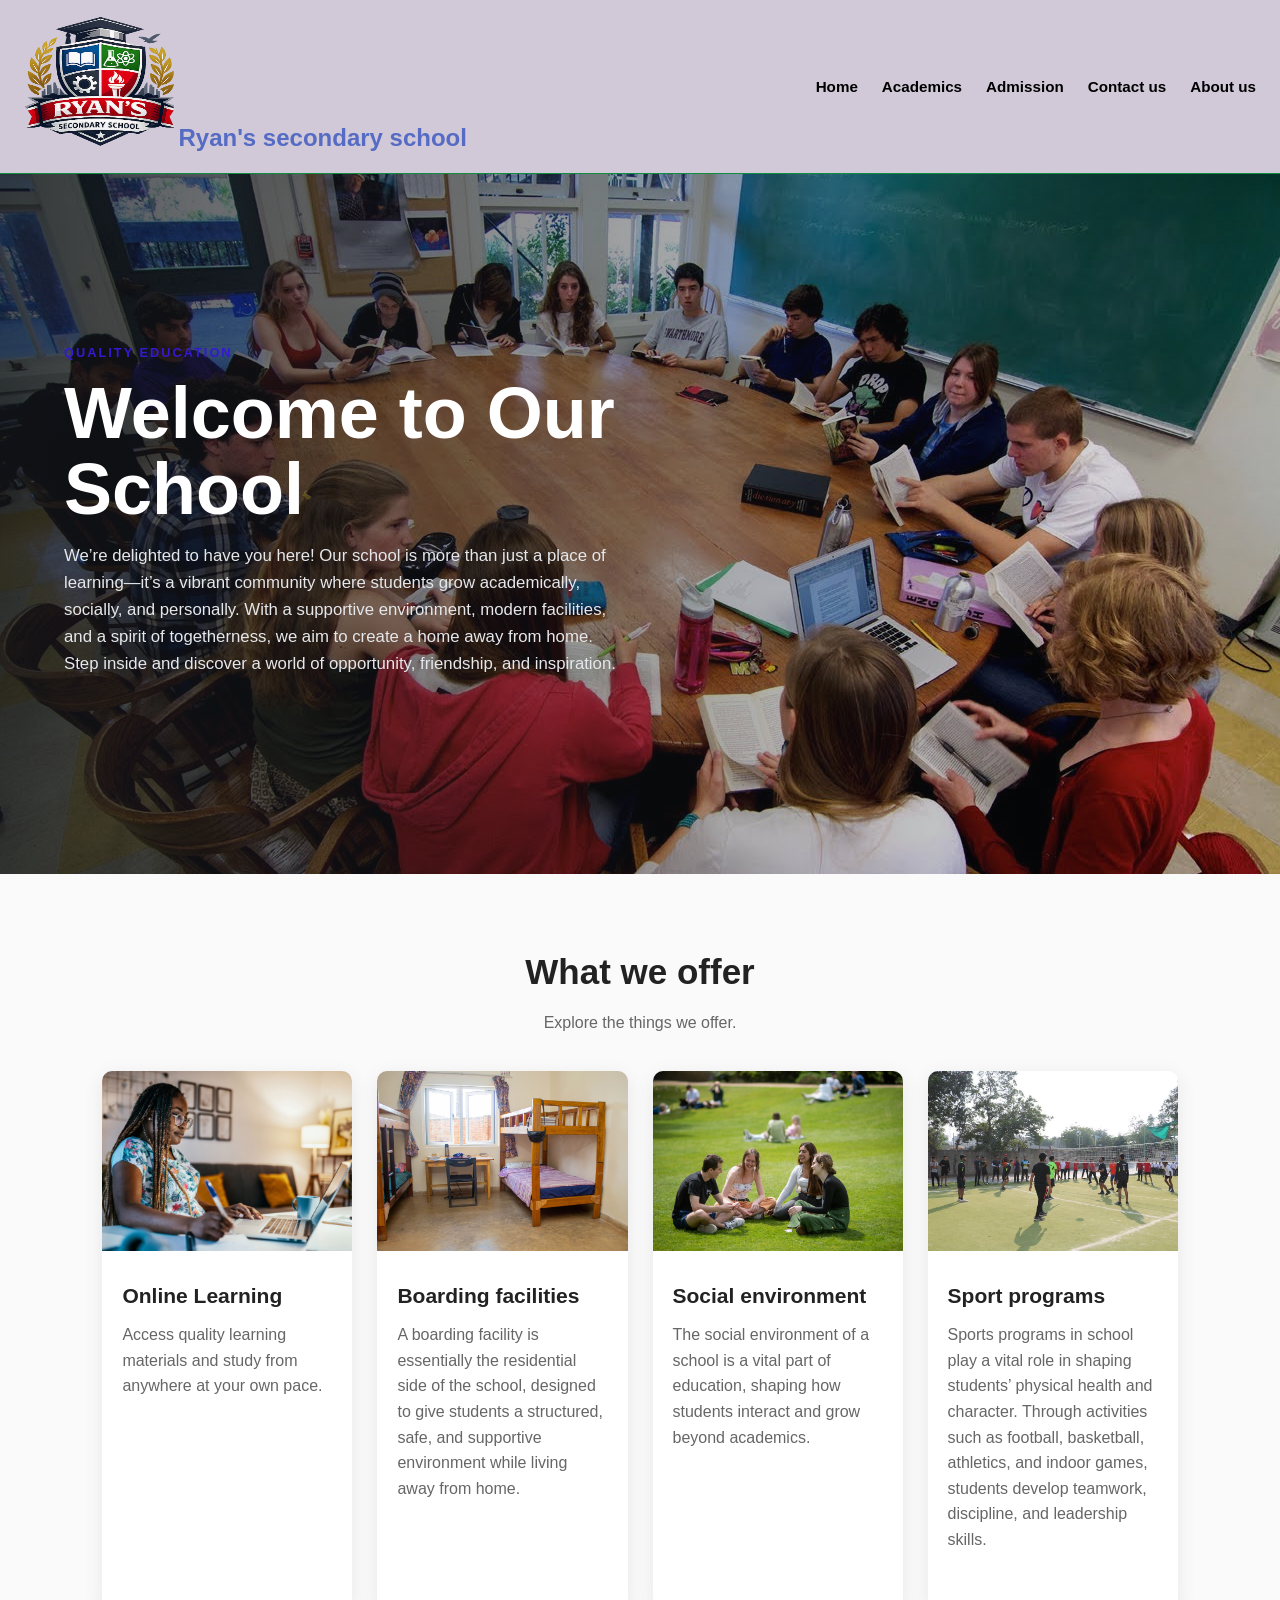
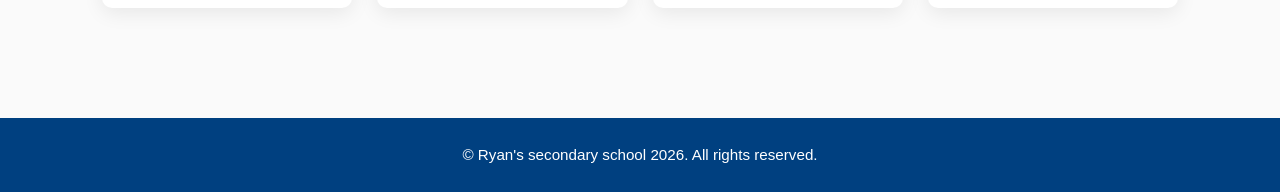
<file: index.html>
<!DOCTYPE html>
<html lang="en">
<head>
  <meta charset="UTF-8">
  <meta name="viewport" content="width=device-width, initial-scale=1.0">
  <title>Ryan's secondary school</title>
  <link rel="stylesheet" href="home.css">
</head>
<body>
<header class="site-header">
  <div class="logo">
    <header>
    <img src="logo2.png" alt="Company Logo" width="150" height="130">
    </svg>
    <span class="logo-text"> Ryan's secondary school</span>
  </div>
  <nav class="site-nav">
    <a href="index.html">Home</a>
    <a href="Academics.html">Academics</a>
    <a href="Admission.html">Admission</a>
    <a href="contact us.html">Contact us</a>
    <a href="about us.html">About us</a>
  </nav>
</header>
   <main>

    <section id="home" class="hero-section">

      <div class="hero-content">
        <span class="hero-label">QUALITY EDUCATION</span>

        <h1>
         Welcome to Our School
        </h1>

        <p>
We’re delighted to have you here! Our school is more than just a place of learning—it’s a vibrant community where students grow academically, socially, and personally. With a supportive environment, modern facilities, and a spirit of togetherness, we aim to create a home away from home. Step inside and discover a world of opportunity, friendship, and inspiration.
        </p>

      </div>

    </section>
<section class="cards-section" id="services">

        <h2>What we offer</h2>

        <p class="section-text">
            Explore the things we offer.
        </p>


        <div class="cards-container">

            <!-- CARD 1 -->
            <div class="card">

                <img src="on.jpg"
                     alt="Students learning">

                <div class="card-content">

                    <h3>Online Learning</h3>

                    <p>
                        Access quality learning materials and study
                        from anywhere at your own pace.
                    </p>

                </div>

            </div>


  <!-- CARD 2 -->
            <div class="card">

                <img src="r4.jpg"
                     alt="Students learning">

                <div class="card-content">

                    <h3>Boarding facilities</h3>

                    <p>
                    A boarding facility is essentially the residential side of the school, designed to give students a structured, safe, and supportive environment while living away from home.
                    </p>

                </div>

            </div>


  <!-- CARD 3 -->
            <div class="card">

                <img src="st1.jpg"
                     alt="Students learning">

                <div class="card-content">

                    <h3>Social environment</h3>

                    <p>
                   The social environment of a school is a vital part of education, shaping how students interact and grow beyond academics.
                    </p>

                </div>

            </div>


  <!-- CARD 3 -->
            <div class="card">

                <img src="sp1.jpg"
                     alt="Students learning">

                <div class="card-content">

                    <h3>Sport programs</h3>

                    <p>
Sports programs in school play a vital role in shaping students’ physical health and character. Through activities such as football, basketball, athletics, and indoor games, students develop teamwork, discipline, and leadership skills.                     </p>

                </div>

            </div>

    </section>
  <footer>
    <p>&copy; Ryan's secondary school 2026. All rights reserved.</p>
  </footer>
</body>
</html>
</file>
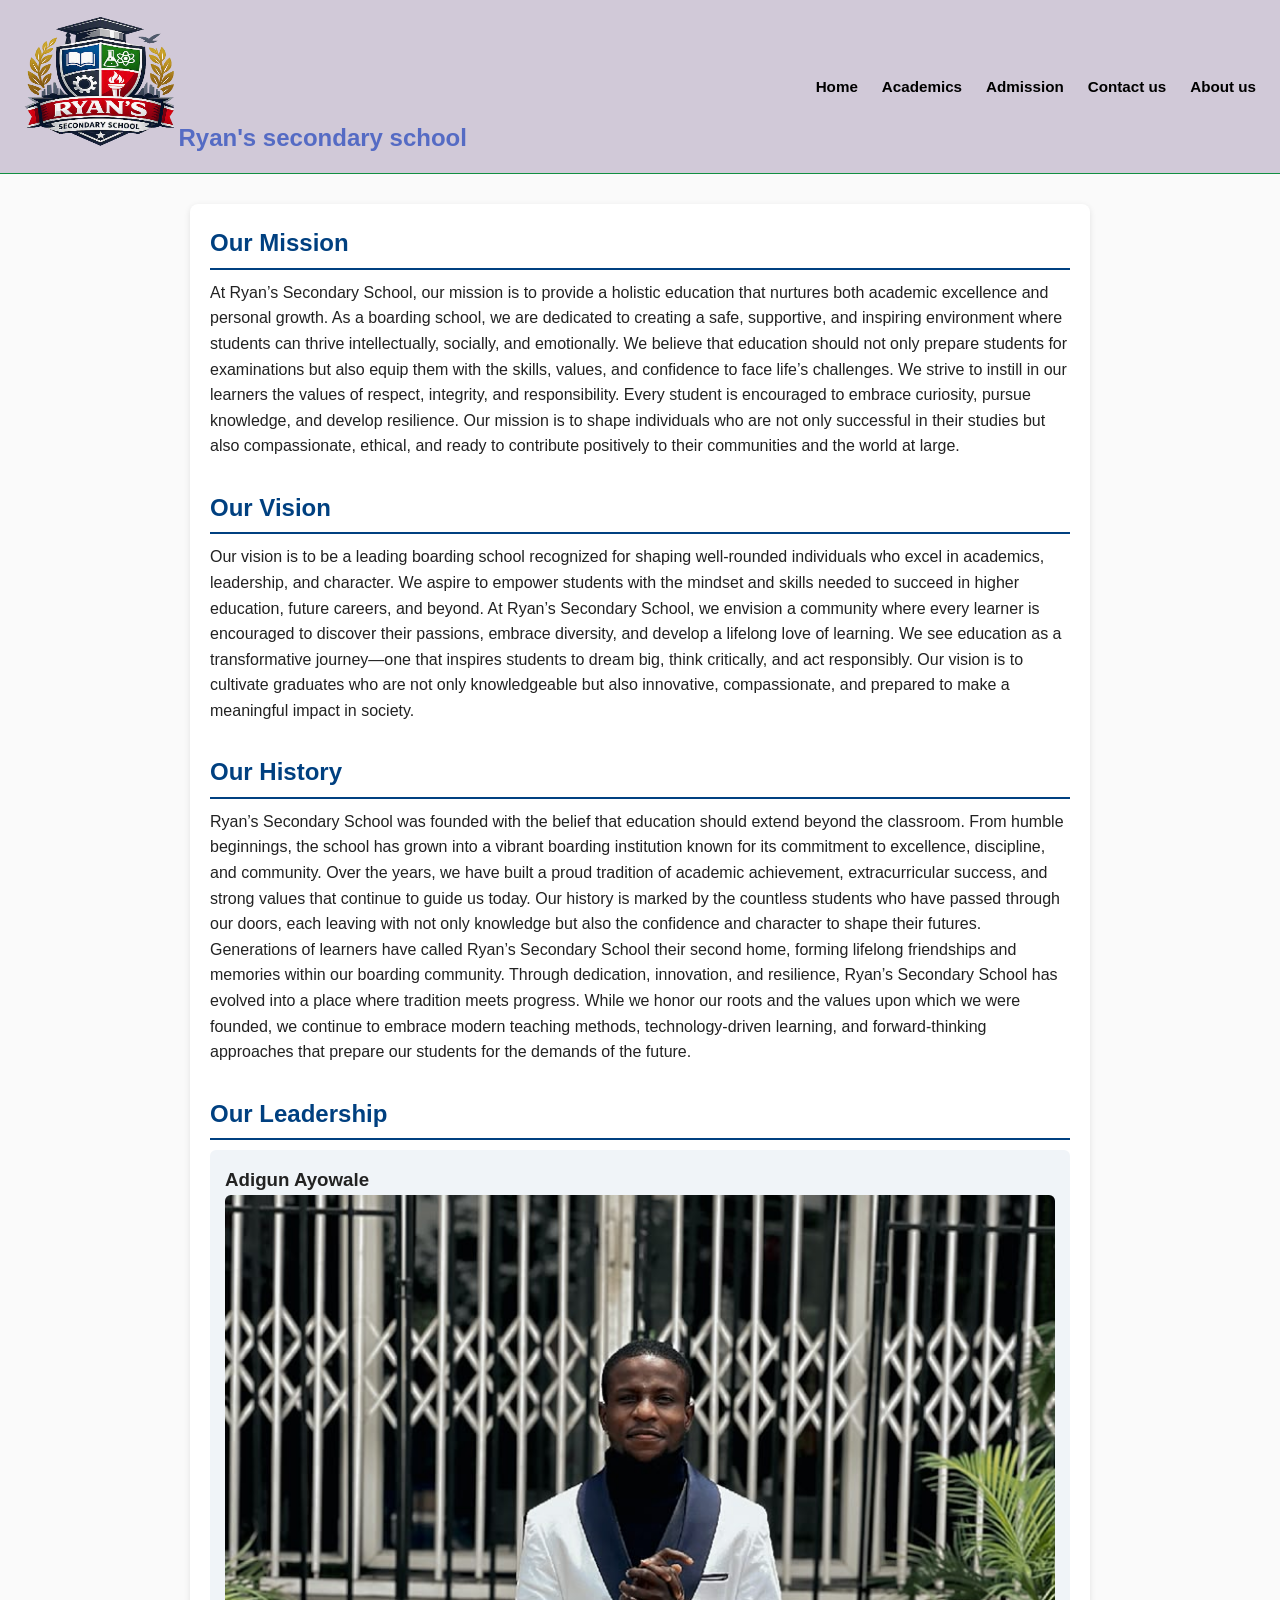
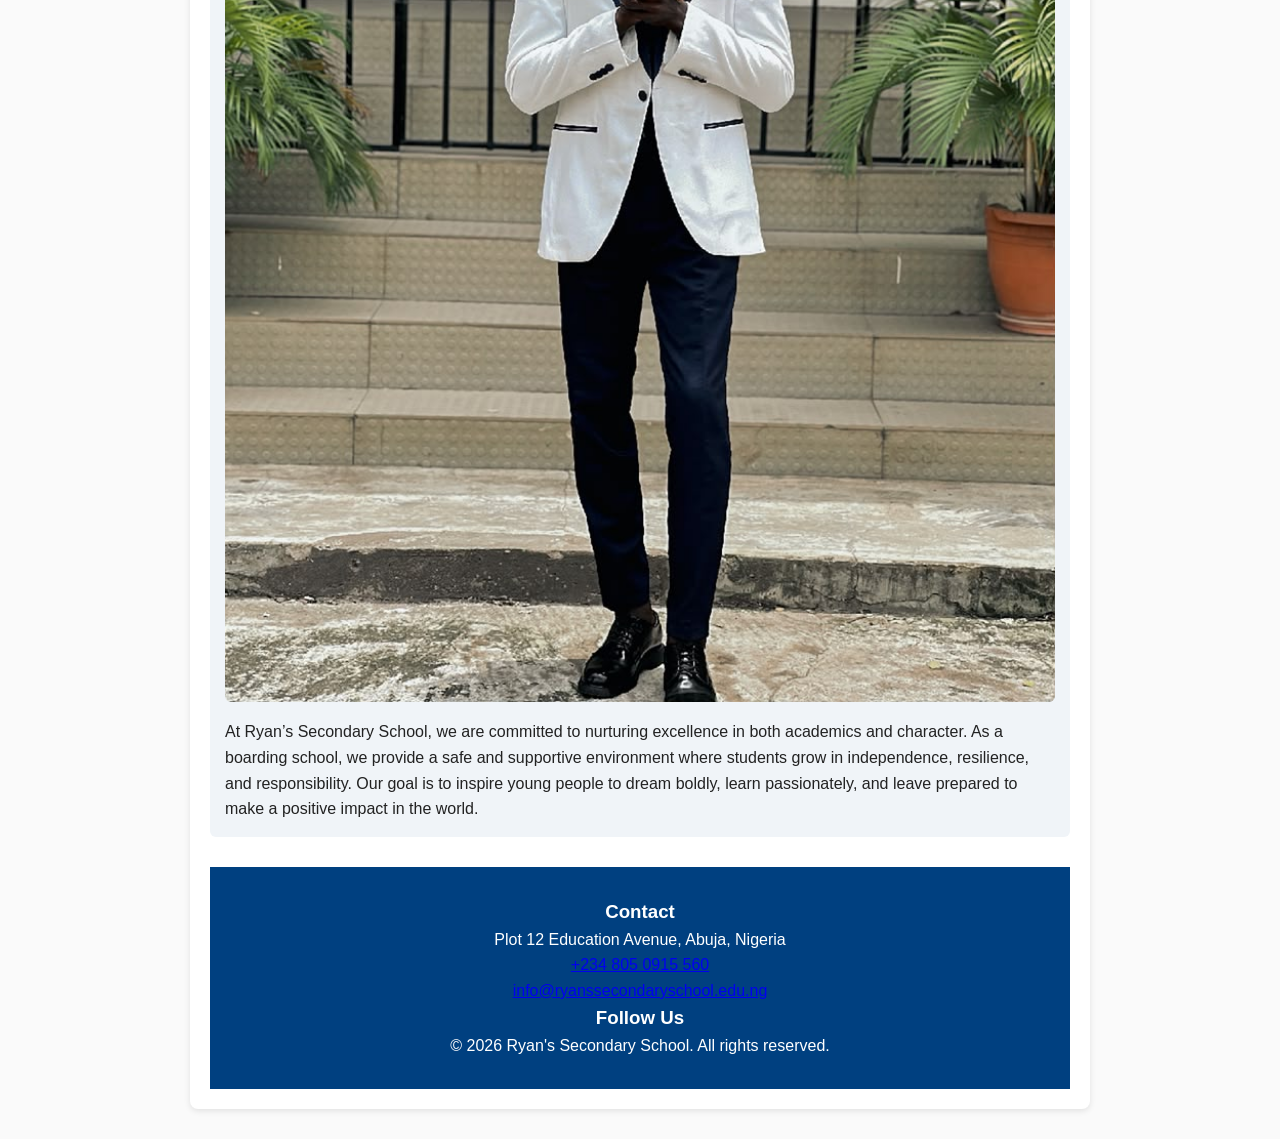
<file: about us.html>
<!DOCTYPE html>
<html lang="en">
<head>
  <meta charset="UTF-8">
  <meta name="viewport" content="width=device-width, initial-scale=1.0">
  <title>My Website</title>
  <link rel="stylesheet" href="about us.css">
</head>
<body>
<header class="site-header">
  <div class="logo">
    <header>
    <img src="logo2.png" alt="Company Logo" width="150" height="130">
    </svg>
    <span class="logo-text">Ryan's secondary school</span>
  </div>
  <nav class="site-nav">
    <a href="index.html">Home</a>
    <a href="Academics.html">Academics</a>
    <a href="Admission.html">Admission</a>
    <a href="contact us.html">Contact us</a>
    <a href="about us.html">About us</a>
  </nav>
</header>
<body>

   <div class="container">
    <section>
      <h2>Our Mission</h2>
      <p>At Ryan’s Secondary School, our mission is to provide a holistic education that nurtures both academic excellence and personal growth. As a boarding school, we are dedicated to creating a safe, supportive, and inspiring environment where students can thrive intellectually, socially, and emotionally. We believe that education should not only prepare students for examinations but also equip them with the skills, values, and confidence to face life’s challenges.

We strive to instill in our learners the values of respect, integrity, and responsibility. Every student is encouraged to embrace curiosity, pursue knowledge, and develop resilience. Our mission is to shape individuals who are not only successful in their studies but also compassionate, ethical, and ready to contribute positively to their communities and the world at large.</p>
    </section>

    <section>
      <h2>Our Vision</h2>
      <p>Our vision is to be a leading boarding school recognized for shaping well-rounded individuals who excel in academics, leadership, and character. We aspire to empower students with the mindset and skills needed to succeed in higher education, future careers, and beyond.

At Ryan’s Secondary School, we envision a community where every learner is encouraged to discover their passions, embrace diversity, and develop a lifelong love of learning. We see education as a transformative journey—one that inspires students to dream big, think critically, and act responsibly. Our vision is to cultivate graduates who are not only knowledgeable but also innovative, compassionate, and prepared to make a meaningful impact in society.</p>
    </section>

    <section>
      <h2>Our History</h2>
      <p>Ryan’s Secondary School was founded with the belief that education should extend beyond the classroom. From humble beginnings, the school has grown into a vibrant boarding institution known for its commitment to excellence, discipline, and community. Over the years, we have built a proud tradition of academic achievement, extracurricular success, and strong values that continue to guide us today.

Our history is marked by the countless students who have passed through our doors, each leaving with not only knowledge but also the confidence and character to shape their futures. Generations of learners have called Ryan’s Secondary School their second home, forming lifelong friendships and memories within our boarding community.

Through dedication, innovation, and resilience, Ryan’s Secondary School has evolved into a place where tradition meets progress. While we honor our roots and the values upon which we were founded, we continue to embrace modern teaching methods, technology-driven learning, and forward-thinking approaches that prepare our students for the demands of the future.</p>
    </section>

    <section>
      <h2>Our Leadership</h2>
      <div class="leadership">
        <div class="leader">
          <h3>Adigun Ayowale </h3>
        <div class="card">
    <div class="card-image">
      <img src="principal.jpeg" 
    </div>
          <p>At Ryan’s Secondary School, we are committed to nurturing excellence in both academics and character. As a boarding school, we provide a safe and supportive environment where students grow in independence, resilience, and responsibility. Our goal is to inspire young people to dream boldly, learn passionately, and leave prepared to make a positive impact in the world.</p>
        </div>
  </section>    
<!-- Footer -->
  <footer class="site-footer">
      <div class="footer-contact">
        <h3>Contact</h3>
        <p><i class="fas fa-map-marker-alt"></i> Plot 12 Education Avenue, Abuja, Nigeria</p>
        <p><i class="fas fa-phone"></i> <a href="tel:+2348050915560">+234 805 0915 560</a></p>
        <p><i class="fas fa-envelope"></i> <a href="mailto:info@ryanssecondaryschool.edu.ng">info@ryanssecondaryschool.edu.ng</a></p>
      </div>
      <div class="footer-social">
        <h3>Follow Us</h3>
        <div class="social-icons">
          <a href="#"><i class="fab fa-facebook-f"></i></a>
          <a href="#"><i class="fab fa-twitter"></i></a>
          <a href="#"><i class="fab fa-instagram"></i></a>
          </div>
    <div class="footer-bottom">
      <p>&copy; 2026 Ryan's Secondary School. All rights reserved.</p>
    </div>
  </footer>
</body>
</html>
</file>
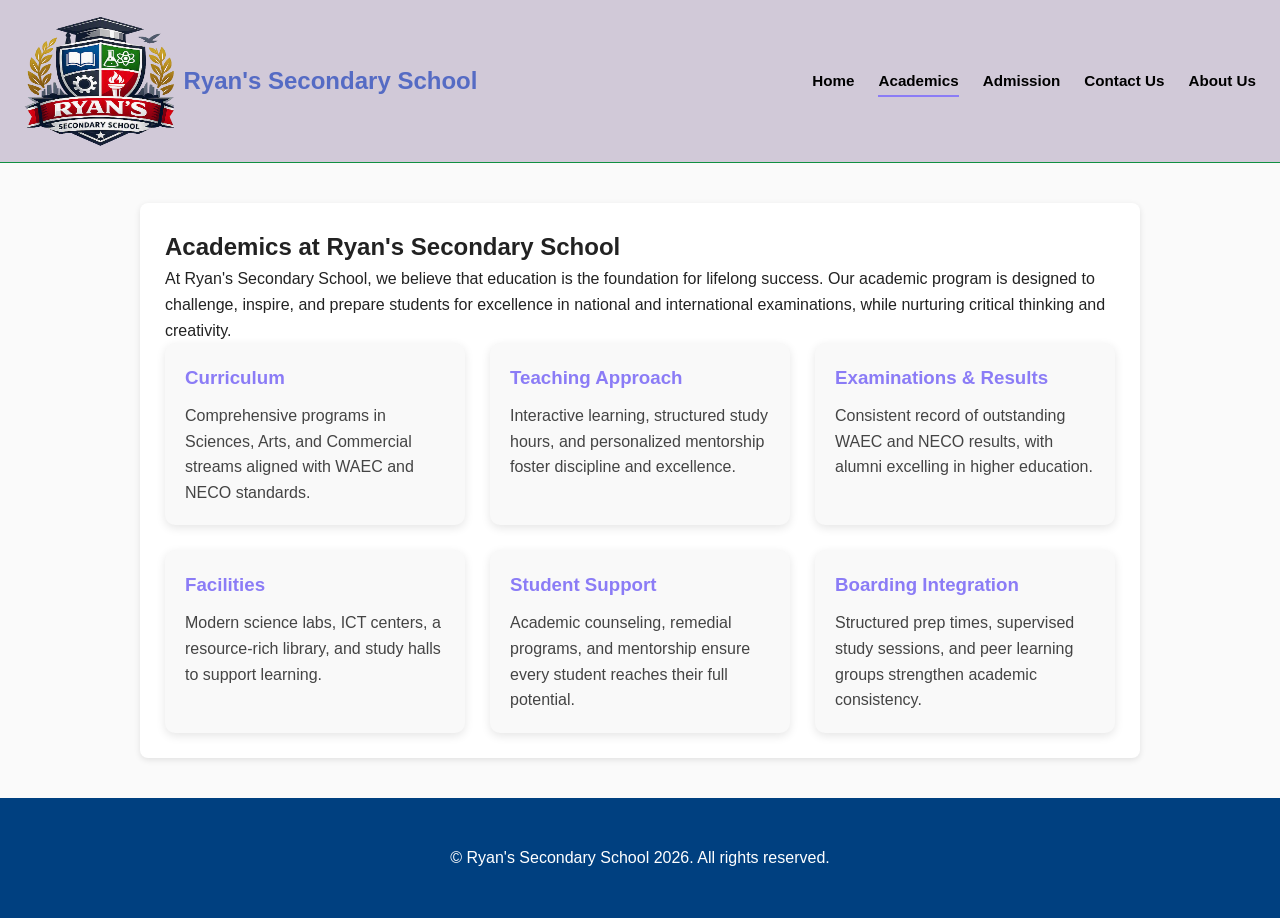
<file: Academics.html>
<!DOCTYPE html>
<html lang="en">
<head>
  <meta charset="UTF-8">
  <meta name="viewport" content="width=device-width, initial-scale=1.0">
  <title>Academics | Ryan's Secondary School</title>
  <link rel="stylesheet" href="Academics.css">
</head>
<body>
  <!-- Header -->
  <header class="site-header">
    <div class="logo">
      <img src="logo2.png" alt="School Logo" width="150" height="130">
      <span class="logo-text">Ryan's Secondary School</span>
    </div>
    <nav class="site-nav">
      <a href="index.html">Home</a>
      <a href="Academics.html" class="active">Academics</a>
      <a href="Admission.html">Admission</a>
      <a href="contact us.html">Contact Us</a>
      <a href="about us.html">About Us</a>
    </nav>
  </header>

  <!-- Academics Section -->
  <main id="academics">
    <div class="container">
      <h2>Academics at Ryan's Secondary School</h2>
      <p class="intro">
        At Ryan's Secondary School, we believe that education is the foundation for lifelong success. 
        Our academic program is designed to challenge, inspire, and prepare students for excellence 
        in national and international examinations, while nurturing critical thinking and creativity.
      </p>

      <div class="academics-grid">
        <div class="academics-card">
          <h3>Curriculum</h3>
          <p>Comprehensive programs in Sciences, Arts, and Commercial streams aligned with WAEC and NECO standards.</p>
        </div>

        <div class="academics-card">
          <h3>Teaching Approach</h3>
          <p>Interactive learning, structured study hours, and personalized mentorship foster discipline and excellence.</p>
        </div>

        <div class="academics-card">
          <h3>Examinations & Results</h3>
          <p>Consistent record of outstanding WAEC and NECO results, with alumni excelling in higher education.</p>
        </div>

        <div class="academics-card">
          <h3>Facilities</h3>
          <p>Modern science labs, ICT centers, a resource-rich library, and study halls to support learning.</p>
        </div>

        <div class="academics-card">
          <h3>Student Support</h3>
          <p>Academic counseling, remedial programs, and mentorship ensure every student reaches their full potential.</p>
        </div>

        <div class="academics-card">
          <h3>Boarding Integration</h3>
          <p>Structured prep times, supervised study sessions, and peer learning groups strengthen academic consistency.</p>
        </div>
      </div>
    </div>
  </main>

  <!-- Footer -->
  <footer>
    <p>&copy; Ryan's Secondary School 2026. All rights reserved.</p>
  </footer>
</body>
</html>
</file>
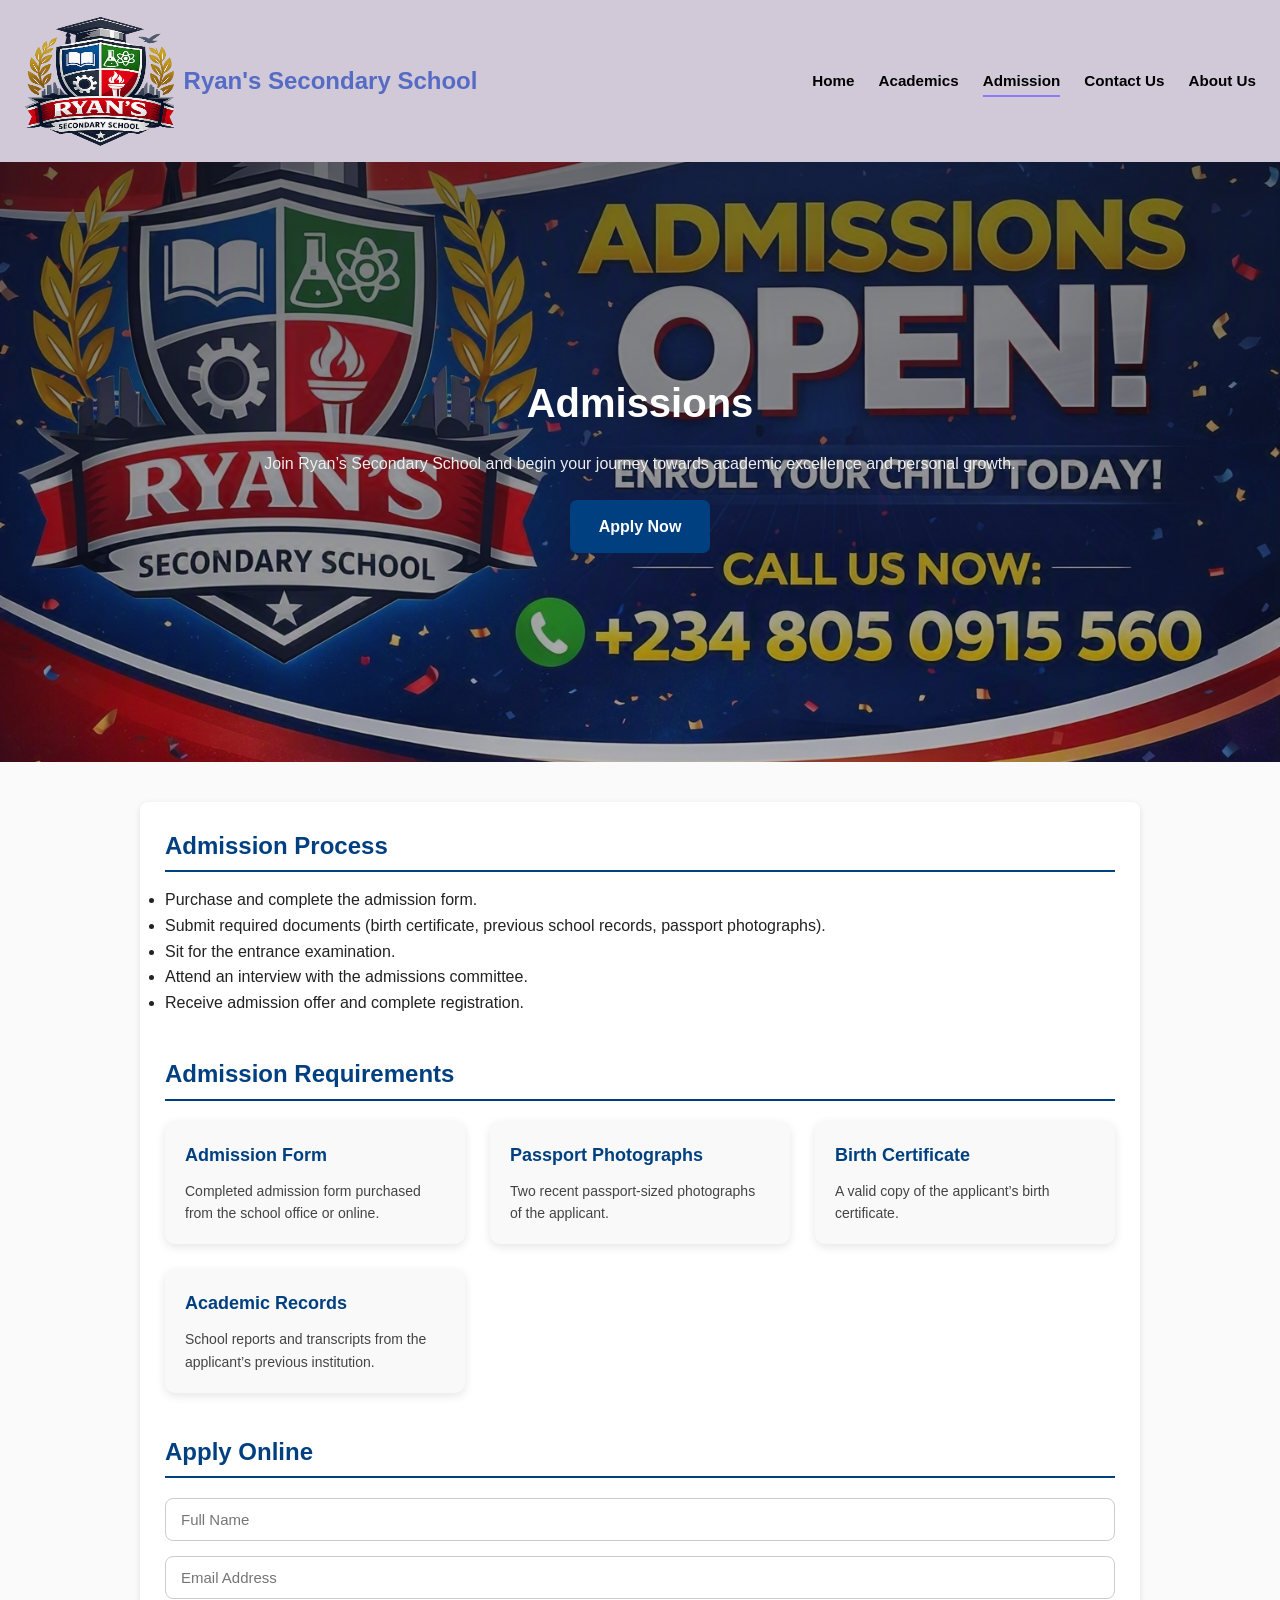
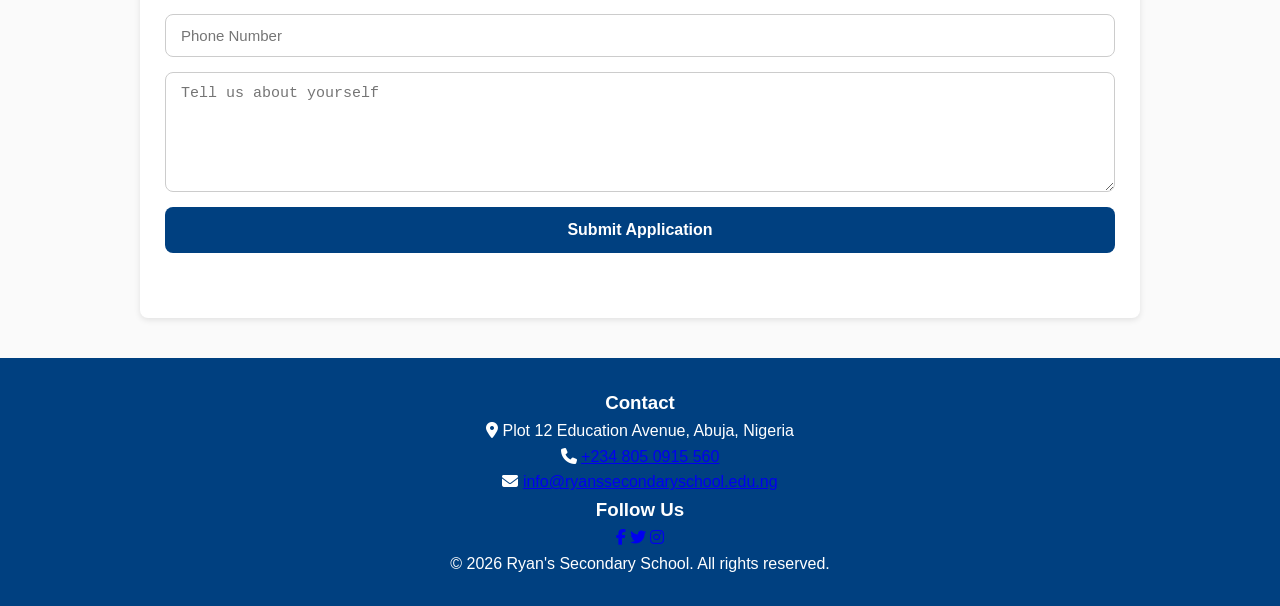
<file: Admission.html>
<!DOCTYPE html>
<html lang="en">
<head>
  <meta charset="UTF-8">
  <meta name="viewport" content="width=device-width, initial-scale=1.0">
  <title>Admission - Ryan’s Secondary School</title>
  <link rel="stylesheet" href="Admission.css">
  <link rel="stylesheet" href="https://cdnjs.cloudflare.com/ajax/libs/font-awesome/6.4.0/css/all.min.css">
</head>
<body>

  <!-- Header -->
  <header class="site-header">
    <div class="logo">
      <img src="logo2.png" alt="School Logo" width="150" height="130">
      <span class="logo-text">Ryan's Secondary School</span>
    </div>
    <nav class="site-nav">
      <a href="index.html">Home</a>
      <a href="Academics.html">Academics</a>
      <a href="Admission.html" class="active">Admission</a>
      <a href="contact us.html">Contact Us</a>
      <a href="about us.html">About Us</a>
    </nav>
  </header>

  <!-- Hero Section -->
  <section class="hero-section">
    <div class="hero-content">
      <h1>Admissions</h1>
      <p>Join Ryan’s Secondary School and begin your journey towards academic excellence and personal growth.</p>
      <a href="#apply" class="hero-btn">Apply Now</a>
    </div>
  </section>

  <!-- Admission Section -->
  <main class="container">
    <section>
      <h2>Admission Process</h2>
      <ul>
        <li>Purchase and complete the admission form.</li>
        <li>Submit required documents (birth certificate, previous school records, passport photographs).</li>
        <li>Sit for the entrance examination.</li>
        <li>Attend an interview with the admissions committee.</li>
        <li>Receive admission offer and complete registration.</li>
      </ul>
    </section>

    <!-- Requirements Cards -->
    <section>
      <h2>Admission Requirements</h2>
      <div class="requirements-grid">
        <div class="requirement-card">
          <h3>Admission Form</h3>
          <p>Completed admission form purchased from the school office or online.</p>
        </div>
        <div class="requirement-card">
          <h3>Passport Photographs</h3>
          <p>Two recent passport-sized photographs of the applicant.</p>
        </div>
        <div class="requirement-card">
          <h3>Birth Certificate</h3>
          <p>A valid copy of the applicant’s birth certificate.</p>
        </div>
        <div class="requirement-card">
          <h3>Academic Records</h3>
          <p>School reports and transcripts from the applicant’s previous institution.</p>
        </div>
      </div>
    </section>

    <!-- Application Form -->
    <section id="apply">
      <h2>Apply Online</h2>
      <form action="#" method="post" class="admission-form">
        <input type="text" name="fullname" placeholder="Full Name" required>
        <input type="email" name="email" placeholder="Email Address" required>
        <input type="text" name="phone" placeholder="Phone Number" required>
        <textarea name="message" rows="5" placeholder="Tell us about yourself" required></textarea>
        <button type="submit">Submit Application</button>
      </form>
    </section>
  </main>

  <!-- Footer -->
  <footer class="site-footer">
      <div class="footer-contact">
        <h3>Contact</h3>
        <p><i class="fas fa-map-marker-alt"></i> Plot 12 Education Avenue, Abuja, Nigeria</p>
        <p><i class="fas fa-phone"></i> <a href="tel:+2348050915560">+234 805 0915 560</a></p>
        <p><i class="fas fa-envelope"></i> <a href="mailto:info@ryanssecondaryschool.edu.ng">info@ryanssecondaryschool.edu.ng</a></p>
      </div>
      <div class="footer-social">
        <h3>Follow Us</h3>
        <div class="social-icons">
          <a href="#"><i class="fab fa-facebook-f"></i></a>
          <a href="#"><i class="fab fa-twitter"></i></a>
          <a href="#"><i class="fab fa-instagram"></i></a>
        </div>
      </div>
    </div>
    <div class="footer-bottom">
      <p>&copy; 2026 Ryan's Secondary School. All rights reserved.</p>
    </div>
  </footer>

</body>
</html>
</file>
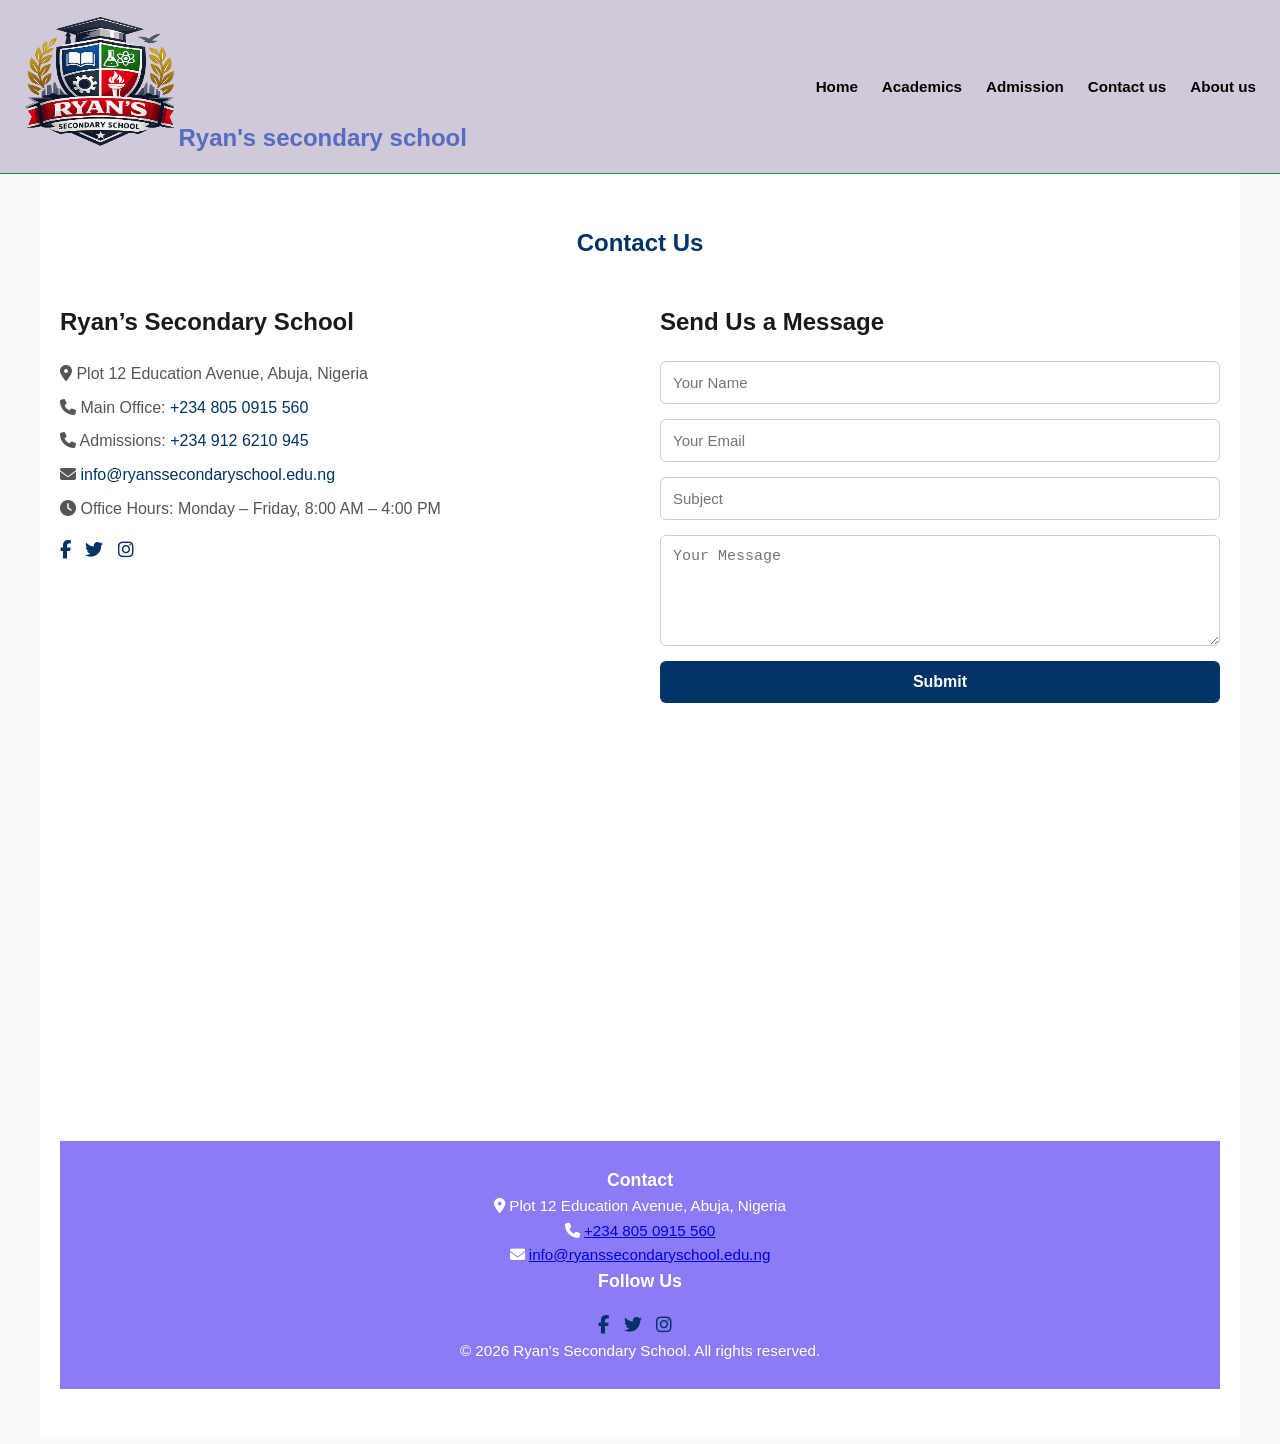
<file: contact us.html>
<!DOCTYPE html>
<html lang="en">
<head>
  <meta charset="UTF-8">
  <meta name="viewport" content="width=device-width, initial-scale=1.0">
  <title>Contact Us - Ryan’s Secondary School</title>
  <link rel="stylesheet" href="contact us.css">
  <link rel="stylesheet" href="https://cdnjs.cloudflare.com/ajax/libs/font-awesome/6.4.0/css/all.min.css">
</head>
<body>
<header class="site-header">
  <div class="logo">
    <header>
    <img src="logo2.png" alt="Company Logo" width="150" height="130">
    </svg>
    <span class="logo-text">Ryan's secondary school</span>
  </div>
  <nav class="site-nav">
    <a href="index.html">Home</a>
    <a href="Academics.html">Academics</a>
    <a href="Admission.html">Admission</a>
    <a href="contact us.html">Contact us</a>
    <a href="about us.html">About us</a>
  </nav>
</header>
  <section class="contact-section">
    <h1>Contact Us</h1>
    <div class="contact-container">
      
      <!-- Contact Info -->
      <div class="contact-info">
        <h2>Ryan’s Secondary School</h2>
        <p><i class="fas fa-map-marker-alt"></i> Plot 12 Education Avenue, Abuja, Nigeria</p>
        <p><i class="fas fa-phone"></i> Main Office: <a href="tel:+2348050915560">+234 805 0915 560</a></p>
        <p><i class="fas fa-phone"></i> Admissions: <a href="tel:+2349126210945">+234 912 6210 945</a></p>
        <p><i class="fas fa-envelope"></i> <a href="mailto:info@ryanssecondaryschool.edu.ng">info@ryanssecondaryschool.edu.ng</a></p>
        <p><i class="fas fa-clock"></i> Office Hours: Monday – Friday, 8:00 AM – 4:00 PM</p>

        <!-- Social Media -->
        <div class="social-icons">
          <a href="#"><i class="fab fa-facebook-f"></i></a>
          <a href="#"><i class="fab fa-twitter"></i></a>
          <a href="#"><i class="fab fa-instagram"></i></a>
        </div>
      </div>

      <!-- Contact Form -->
      <div class="contact-form">
        <h2>Send Us a Message</h2>
        <form action="#" method="post">
          <input type="text" name="name" placeholder="Your Name" required>
          <input type="email" name="email" placeholder="Your Email" required>
          <input type="text" name="subject" placeholder="Subject" required>
          <textarea name="message" rows="5" placeholder="Your Message" required></textarea>
          <button type="submit">Submit</button>
        </form>
      </div>
    </div>

    <!-- Google Map -->
    <div class="map-container">
      <iframe 
        src="https://www.google.com/maps/embed?pb=!1m18!1m12!1m3!1d3941.123456789!2d7.495!3d9.057!2m3!1f0!2f0!3f0!3m2!1i1024!2i768!4f13.1!3m3!1m2!1s0x1041abcd123456%3A0x9876543210!2sAbuja%2C%20Nigeria!5e0!3m2!1sen!2sng!4v1690000000000" 
        width="100%" height="350" style="border:0;" allowfullscreen="" loading="lazy">
      </iframe>
    </div>

  <!-- Footer -->
  <footer class="site-footer">
    <div class="footer-container">
      
      <!-- Contact Info -->
      <div class="footer-contact">
        <h3>Contact</h3>
        <p><i class="fas fa-map-marker-alt"></i> Plot 12 Education Avenue, Abuja, Nigeria</p>
        <p><i class="fas fa-phone"></i> <a href="tel:+2348050915560">+234 805 0915 560</a></p>
        <p><i class="fas fa-envelope"></i> <a href="mailto:info@ryanssecondaryschool.edu.ng">info@ryanssecondaryschool.edu.ng</a></p>
      </div>

      <!-- Social Media -->
      <div class="footer-social">
        <h3>Follow Us</h3>
        <div class="social-icons">
          <a href="#"><i class="fab fa-facebook-f"></i></a>
          <a href="#"><i class="fab fa-twitter"></i></a>
          <a href="#"><i class="fab fa-instagram"></i></a>
        </div>
      </div>
    </div>

    <!-- Bottom Bar -->
    <div class="footer-bottom">
      <p>&copy; 2026 Ryan's Secondary School. All rights reserved.</p>
    </div>
  </footer>
  </section>
</body>
</html>
</file>
<file: home.css>
/* Reset */
* {
  margin: 0;
  padding: 0;
  box-sizing: border-box;
}

/* Variables */
:root {
  --primary: #3519d1;
  --primary-dark: #220d8f;
  --white: #ffffff;
  --container: 1200px;
}

/* Base */
body {
  font-family: Arial, sans-serif;
  line-height: 1.6;
  color: #222;
  background-color: #fafafa;
}

/* Header & Navigation */
.site-header {
  display: flex;
  align-items: center;
  justify-content: space-between;
  padding: 1rem 1.5rem;
  background-color: #d1c9d8;
  border-bottom: 1.0px solid #118f41;
}

.logo {
  display: flex;
  align-items: center;
  gap: 0.6rem;
}

.logo-text {
  font-size: 1.5rem;
  font-weight: 600;
  font-family: Verdana, Geneva, Tahoma, sans-serif;
  color: #1b40bbaf;
}

.site-nav {
  display: flex;
  gap: 1.5rem;
}

.site-nav a {
  text-decoration: none;
  color: #000000;
  font-weight: 600;
  font-size: 0.95rem;
  position: relative; /* Needed for ::after underline */
}

.site-nav a::after {
  content: "";
  position: absolute;
  bottom: -4px;
  left: 0;
  width: 0%;
  height: 2px;
  background-color: #8b7cf6;
  transition: width 0.3s ease;
}

.site-nav a:hover {
  color: #8b7cf6;
}

.site-nav a:hover::after,
.site-nav a.active::after {
  width: 100%;
}

/* Hero Section */
.hero-section {
  min-height: 700px;
  display: flex;
  align-items: center;
  padding: 5rem 5%;
  background: linear-gradient(
      90deg,
      rgba(20, 23, 28, 0.75),
      rgba(20, 23, 28, 0.4),
      rgba(20, 23, 28, 0.1)
    ),
    url("in.jpg");
  background-size: cover;
  background-position: center;
  background-repeat: no-repeat;
  position: relative;
}

.hero-content {
  width: 100%;
  max-width: var(--container);
  margin: 0 auto;
  color: var(--white);
}

.hero-label {
  display: inline-block;
  margin-bottom: 0.8rem;
  color: #3519d1;
  font-size: 0.8rem;
  font-weight: 700;
  letter-spacing: 2px;
}

.hero-content h1 {
  max-width: 650px;
  margin-bottom: 1rem;
  color: white; /* fixed */
  font-size: clamp(2.4rem, 6vw, 4.5rem);
  line-height: 1.05;
}

.hero-content h1 span {
  display: block;
  color: white;
}

.hero-content p {
  max-width: 560px;
  margin-bottom: 2rem;
  color: #e5e7eb;
  font-size: 1.05rem;
}

.hero-btn {
  display: inline-block;
  padding: 0.85rem 1.5rem;
  background-color: var(--primary);
  color: var(--white);
  border-radius: 7px;
  text-decoration: none;
  font-weight: 700;
  transition: background-color 0.2s ease, transform 0.2s ease;
}

.hero-btn:hover {
  background-color: var(--primary-dark);
  transform: translateY(-2px);
}

/* Cards Section */
.cards-section {
  padding: 70px 8%;
  text-align: center;
}

.cards-section h2 {
  font-size: 35px;
  margin-bottom: 10px;
}

.section-text {
  color: #666;
  margin-bottom: 35px;
}

/* Cards Container */
.cards-container {
  display: grid;
  grid-template-columns: repeat(auto-fit, minmax(250px, 1fr)); /* responsive */
  gap: 25px;
}

/* Card */
.card {
  background: white;
  border-radius: 10px;
  overflow: hidden;
  box-shadow: 0 5px 20px rgba(0, 0, 0, 0.08);
  text-align: left;
  padding-bottom: 20px;
  transition: 0.3s;
}

.card:hover {
  transform: translateY(-5px);
  box-shadow: 0 10px 25px rgba(0, 0, 0, 0.12);
}

/* Card Image */
.card img {
  width: 100%;
  height: 180px;
  object-fit: cover;
}

/* Card Content */
.card-content {
  padding: 20px;
}

.card-content h3 {
  font-size: 21px;
  margin-bottom: 10px;
}

.card-content p {
  color: #666;
  line-height: 1.6;
  margin-bottom: 15px;
}

.card-content a {
  color: #007bff;
  text-decoration: none;
  font-weight: bold;
}

/* Footer */
footer {
  background: #004080;
  width: 100%;
  color: #fff;
  text-align: center;
  padding: 25px 15px;
  margin-top: 40px;
  font-size: 0.95rem;
}

/* Responsive */
@media (max-width: 768px) {
  .site-header {
    flex-direction: column;
    align-items: flex-start;
  }

  .site-nav {
    flex-wrap: wrap;
    gap: 1rem;
    margin-top: 10px;
  }

  .hero-section {
    padding: 3rem 2rem;
    min-height: 400px;
  }

  .cards-section {
    padding: 40px 5%;
  }
}
</file>
<file: about us.css>
/* Reset */
* {
  margin: 0;
  padding: 0;
  box-sizing: border-box;
}

/* Base */
body {
  font-family: Arial, sans-serif;
  line-height: 1.6;
  color: #222;
  background-color: #fafafa;
}

/* Header & Navigation */
.site-header {
  display: flex;
  align-items: center;
  justify-content: space-between;
  padding: 1rem 1.5rem;
  background-color: #d1c9d8;
  border-bottom: 0.8px solid #118f41;
}

.logo {
  display: flex;
  align-items: center;
  gap: 0.6rem;
}

.logo-text {
  font-size: 1.5rem;
  font-weight: 600;
  font-family: Verdana, Geneva, Tahoma, sans-serif;
  color: #1b40bbaf;
}

.site-nav {
  display: flex;
  gap: 1.5rem;
}

.site-nav a {
  text-decoration: none;
  color: #000000;
  font-weight: 600;
  font-size: 0.95rem;
  position: relative;
}

.site-nav a::after {
  content: "";
  position: absolute;
  bottom: -4px;
  left: 0;
  width: 0%;
  height: 2px;
  background-color: #8b7cf6;
  transition: width 0.3s ease;
}

.site-nav a:hover {
  color: #8b7cf6;
}

.site-nav a:hover::after,
.site-nav a.active::after {
  width: 100%;
}

/* Hero Section */
.hero-section {
  min-height: 700px;
  display: flex;
  align-items: center;
  padding: 5rem 5%;
  background: linear-gradient(
      90deg,
      rgba(20, 23, 28, 0.75),
      rgba(20, 23, 28, 0.4),
      rgba(20, 23, 28, 0.1)
    ),
    url("ba1.jpg");
  background-size: cover;
  background-position: center;
  background-repeat: no-repeat;
}

.hero-section h1 {
  margin: 0;
  font-size: 2.2em;
  color: #fff;
}

/* Content Container */
.container {
  max-width: 900px;
  margin: 30px auto;
  padding: 20px;
  background: #fff;
  border-radius: 8px;
  box-shadow: 0 2px 6px rgba(0,0,0,0.1);
}

section {
  margin-bottom: 30px;
}

section h2 {
  color: #004080;
  margin-bottom: 10px;
  border-bottom: 2px solid #004080;
  padding-bottom: 5px;
}

ul {
  list-style-type: square;
  padding-left: 20px;
}

/* Leadership Cards */
.leadership {
  display: flex;
  gap: 20px;
  flex-wrap: wrap;
}

.leader {
  flex: 1;
  min-width: 200px;
  background: #f0f4f8;
  padding: 15px;
  border-radius: 6px;
  transition: transform 0.3s ease, box-shadow 0.3s ease;
}

.leader:hover {
  transform: translateY(-5px);
  box-shadow: 0 6px 15px rgba(0,0,0,0.12);
}

.leader img {
  width: 100%;
  border-radius: 6px;
  margin-bottom: 10px;
}

/* Footer */
footer {
  width: 100%;
  min-height: 120px;
  padding: 30px 50px;
  background-color: #004080;
  color: #fff;
  font-size: 16px;
  display: center;
  justify-content: center;
  align-items: center;
  text-align: center;
}
/* Responsive */
@media (max-width: 768px) {
  .site-header {
    flex-direction: column;
    align-items: flex-start;
  }

  .site-nav {
    flex-wrap: wrap;
    gap: 1rem;
    margin-top: 10px;
  }

  .hero-section {
    padding: 3rem 2rem;
    min-height: 300px;
  }

  .container {
    padding: 15px;
  }
}
</file>
<file: Academics.css>
/* Reset */
* {
  margin: 0;
  padding: 0;
  box-sizing: border-box;
}

/* Base */
body {
  font-family: Arial, sans-serif;
  line-height: 1.6;
  color: #222;
  background-color: #fafafa;
}

/* Header & Navigation */
.site-header {
  display: flex;
  align-items: center;
  justify-content: space-between;
  padding: 1rem 1.5rem;
  background-color: #d1c9d8;
  border-bottom: 1px solid #118f41;
}

.logo {
  display: flex;
  align-items: center;
  gap: 0.6rem;
}

.logo-text {
  font-size: 1.5rem;
  font-weight: 600;
  font-family: Verdana, Geneva, Tahoma, sans-serif;
  color: #1b40bbaf;
}

.site-nav {
  display: flex;
  gap: 1.5rem;
}

.site-nav a {
  text-decoration: none;
  color: #000;
  font-weight: 600;
  font-size: 0.95rem;
  position: relative;
  transition: color 0.3s ease;
}

.site-nav a::after {
  content: "";
  position: absolute;
  bottom: -4px;
  left: 0;
  width: 0%;
  height: 2px;
  background-color: #8b7cf6;
  transition: width 0.3s ease;
}

.site-nav a:hover {
  color: #8b7cf6;
}

.site-nav a:hover::after,
.site-nav a.active::after {
  width: 100%;
}

/* Hero Section */
.hero-section {
  min-height: 600px;
  display: flex;
  align-items: center;
  padding: 5rem 5%;
  background: linear-gradient(
      90deg,
      rgba(20, 23, 28, 0.75),
      rgba(20, 23, 28, 0.4),
      rgba(20, 23, 28, 0.1)
    ),
    url("ba1.jpg");
  background-size: cover;
  background-position: center;
  background-repeat: no-repeat;
  position: relative;
}

.hero-section h1,
.hero-section p {
  color: #fff;
  max-width: 600px;
  z-index: 2;
  position: relative;
}

/* Content Container */
.container {
  max-width: 1000px;
  margin: 40px auto;
  padding: 25px;
  background: #fff;
  border-radius: 8px;
  box-shadow: 0 2px 6px rgba(0,0,0,0.1);
}

section {
  margin-bottom: 40px;
}

section h2 {
  color: #004080;
  margin-bottom: 15px;
  border-bottom: 2px solid #004080;
  padding-bottom: 5px;
}

/* Academics Grid */
.academics-grid {
  display: grid;
  grid-template-columns: repeat(auto-fit, minmax(260px, 1fr));
  gap: 25px;
}

.academics-card {
  background: #f9f9f9;
  padding: 20px;
  border-radius: 10px;
  box-shadow: 0 3px 10px rgba(0,0,0,0.1);
  transition: transform 0.3s ease, box-shadow 0.3s ease;
}

.academics-card:hover {
  transform: translateY(-6px);
  box-shadow: 0 6px 20px rgba(0,0,0,0.15);
}

.academics-card h3 {
  color: #8b7cf6;
  margin-bottom: 10px;
}

.academics-card p {
  color: #444;
  line-height: 1.6;
}

/* Leadership Cards */
.leadership {
  display: flex;
  gap: 20px;
  flex-wrap: wrap;
}

.leader {
  flex: 1;
  min-width: 220px;
  background: #fff;
  padding: 20px;
  border-radius: 10px;
  box-shadow: 0 4px 12px rgba(0,0,0,0.1);
  transition: transform 0.3s ease, box-shadow 0.3s ease;
}

.leader:hover {
  transform: translateY(-6px);
  box-shadow: 0 8px 20px rgba(0,0,0,0.15);
}

.leader img {
  width: 100%;
  border-radius: 8px;
  margin-bottom: 15px;
}

/* Footer */
footer {
  width: 100%;
  min-height: 120px;
  padding: 30px 50px;
  background-color: #004080;
  color: #fff;
  font-size: 16px;
  display: flex;
  justify-content: center;
  align-items: center;
  text-align: center;
}

/* Responsive */
@media (max-width: 768px) {
  .site-header {
    flex-direction: column;
    align-items: flex-start;
  }

  .site-nav {
    flex-wrap: wrap;
    gap: 1rem;
    margin-top: 10px;
  }

  .hero-section {
    padding: 3rem 2rem;
    min-height: 400px;
  }

  .container {
    padding: 15px;
  }
}
</file>
<file: Admission.css>
/* Reset */
* {
  margin: 0;
  padding: 0;
  box-sizing: border-box;
}

/* Base */
body {
  font-family: Arial, sans-serif;
  line-height: 1.6;
  color: #222;
  background-color: #fafafa;
}

/* Header & Navigation */
.site-header {
  display: flex;
  align-items: center;
  justify-content: space-between;
  padding: 1rem 1.5rem;
  background-color: #d1c9d8;
}

.logo {
  display: flex;
  align-items: center;
  gap: 0.6rem;
}

.logo-text {
  font-size: 1.5rem;
  font-weight: 600;
  font-family: Verdana, Geneva, Tahoma, sans-serif;
  color: #1b40bbaf;
}

.site-nav {
  display: flex;
  gap: 1.5rem;
}

.site-nav a {
  text-decoration: none;
  color: #000;
  font-weight: 600;
  font-size: 0.95rem;
  position: relative;
  transition: color 0.3s ease;
}

.site-nav a::after {
  content: "";
  position: absolute;
  bottom: -4px;
  left: 0;
  width: 0%;
  height: 2px;
  background-color: #8b7cf6;
  transition: width 0.3s ease;
}

.site-nav a:hover {
  color: #8b7cf6;
}

.site-nav a:hover::after,
.site-nav a.active::after {
  width: 100%;
}

/* Hero Section */
.hero-section {
  min-height: 600px;
  display: flex;
  align-items: center;
  justify-content: center;
  text-align: center;
  padding: 4rem 2rem;
  background: linear-gradient(
      rgba(20, 23, 28, 0.6),
      rgba(20, 23, 28, 0.3)
    ),
    url("ban.jpg");
  background-size: cover;
  background-position: center;
}

.hero-content h1 {
  font-size: 2.5rem;
  color: #fff;
  margin-bottom: 1rem;
}

.hero-content p {
  color: #eee;
  margin-bottom: 1.5rem;
}

.hero-btn {
  display: inline-block;
  padding: 0.85rem 1.8rem;
  background-color: #004080;
  color: #fff;
  border-radius: 7px;
  text-decoration: none;
  font-weight: 700;
  transition: background-color 0.3s ease, transform 0.2s ease;
}

.hero-btn:hover {
  background-color: #0055a5;
  transform: translateY(-2px);
}

/* Content Container */
.container {
  max-width: 1000px;
  margin: 40px auto;
  padding: 25px;
  background: #fff;
  border-radius: 8px;
  box-shadow: 0 2px 6px rgba(0,0,0,0.1);
}

section {
  margin-bottom: 40px;
}

section h2 {
  color: #004080;
  margin-bottom: 15px;
  border-bottom: 2px solid #004080;
  padding-bottom: 5px;
}

/* Requirements Grid */
.requirements-grid {
  display: grid;
  grid-template-columns: repeat(auto-fit, minmax(250px, 1fr));
  gap: 25px;
  margin-top: 20px;
}

.requirement-card {
  background: #f9f9f9;
  padding: 20px;
  border-radius: 10px;
  box-shadow: 0 3px 10px rgba(0,0,0,0.1);
  transition: transform 0.3s ease, box-shadow 0.3s ease;
}

.requirement-card:hover {
  transform: translateY(-6px);
  box-shadow: 0 6px 20px rgba(0,0,0,0.15);
}

.requirement-card h3 {
  color: #004080;
  margin-bottom: 10px;
  font-size: 18px;
}

.requirement-card p {
  color: #444;
  line-height: 1.6;
  font-size: 14px;
}

/* Admission Form */
.admission-form {
  display: flex;
  flex-direction: column;
  gap: 15px;
  margin-top: 20px;
}

.admission-form input,
.admission-form textarea {
  padding: 12px 15px;
  border: 1px solid #ccc;
  border-radius: 8px;
  font-size: 15px;
  transition: border-color 0.3s ease, box-shadow 0.3s ease;
}

.admission-form input:focus,
.admission-form textarea:focus {
  border-color: #004080;
  box-shadow: 0 0 6px rgba(0, 64, 128, 0.3);
  outline: none;
}

.admission-form textarea {
  resize: vertical;
  min-height: 120px;
}

.admission-form button {
  background-color: #004080;
  color: #fff;
  border: none;
  padding: 14px;
  border-radius: 8px;
  cursor: pointer;
  font-size: 16px;
  font-weight: 600;
  transition: background-color 0.3s ease, transform 0.2s ease;
}

.admission-form button:hover {
  background-color: #0055a5;
  transform: translateY(-2px);
}

/* Footer */
footer {
  width: 100%;
  min-height: 120px;
  padding: 30px 50px;
  background-color: #004080;
  color: #fff;
  font-size: 16px;
  display: center;
  justify-content: center;
  align-items: center;
  text-align: center;
}

/* Responsive */
@media (max-width: 768px) {
  .site-header {
    flex-direction: column;
    align-items: flex-start;
  }

  .site-nav {
    flex-wrap: wrap;
    gap: 1rem;
    margin-top: 10px;
  }

  .hero-section {
    padding: 3rem 2rem;
    min-height: 300px;
  }

  .container {
    padding: 15px;
  }
}
</file>
<file: contact us.css>
/* Reset */
* {
  margin: 0;
  padding: 0;
  box-sizing: border-box;
}

/* Base */
body {
  font-family: Arial, sans-serif;
  line-height: 1.6;
  color: #222;
  background-color: #fafafa;
}

/* Header & Navigation */
.site-header {
  display: flex;
  align-items: center;
  justify-content: space-between;
  padding: 1rem 1.5rem;
  background-color: #d1c9d8;
  border-bottom: 0.8px solid #118f41;
}

.logo {
  display: flex;
  align-items: center;
  gap: 0.6rem;
}

.logo-text {
  font-size: 1.5rem;
  font-weight: 600;
  font-family: Verdana, Geneva, Tahoma, sans-serif;
  color: #1b40bbaf;
}

.site-nav {
  display: flex;
  gap: 1.5rem;
}

.site-nav a {
  text-decoration: none;
  color: #000000;
  font-weight: 600;
  font-size: 0.95rem;
  position: relative;
}

.site-nav a::after {
  content: "";
  position: absolute;
  bottom: -4px;
  left: 0;
  width: 0%;
  height: 2px;
  background-color: #8b7cf6;
  transition: width 0.3s ease;
}

.site-nav a:hover {
  color: #8b7cf6;
}

.site-nav a:hover::after,
.site-nav a.active::after {
  width: 100%;
}

/* Hero Section */
.hero-section {
  min-height: 700px;
  display: flex;
  align-items: center;
  padding: 5rem 5%;
  background: linear-gradient(
      90deg,
      rgba(20, 23, 28, 0.75),
      rgba(20, 23, 28, 0.4),
      rgba(20, 23, 28, 0.1)
    ),
    url("in.jpg");
  background-size: cover;
  background-position: center;
  background-repeat: no-repeat;
}

/* Contact Section */
.contact-section {
  padding: 50px 20px;
  background-color: #fff;
  max-width: 1200px;
  margin: auto;
}

.contact-section h1 {
  text-align: center;
  margin-bottom: 40px;
  color: #003366;
}

.contact-container {
  display: flex;
  flex-wrap: wrap;
  gap: 40px;
  justify-content: space-between;
}

.contact-info,
.contact-form {
  flex: 1;
  min-width: 300px;
}

.contact-info h2,
.contact-form h2 {
  margin-bottom: 20px;
  color: #1a1a1a;
}

.contact-info p {
  margin: 8px 0;
  color: #555;
}

.contact-info a {
  color: #003366;
  text-decoration: none;
}

.contact-info a:hover {
  text-decoration: underline;
}

/* Social Icons */
.social-icons {
  margin-top: 15px;
}

.social-icons a {
  display: inline-block;
  margin-right: 10px;
  font-size: 18px;
  color: #003366;
  transition: color 0.3s ease, transform 0.3s ease;
}

.social-icons a:hover {
  color: #0055a5;
  transform: scale(1.2);
}

/* Contact Form */
.contact-form form {
  display: flex;
  flex-direction: column;
}

.contact-form input,
.contact-form textarea {
  margin-bottom: 15px;
  padding: 12px;
  border: 1px solid #ccc;
  border-radius: 6px;
  font-size: 15px;
  transition: border-color 0.3s ease, box-shadow 0.3s ease;
}

.contact-form input:focus,
.contact-form textarea:focus {
  border-color: #003366;
  box-shadow: 0 0 6px rgba(0, 51, 102, 0.3);
  outline: none;
}

.contact-form button {
  background-color: #003366;
  color: #fff;
  border: none;
  padding: 12px;
  border-radius: 6px;
  cursor: pointer;
  font-size: 16px;
  font-weight: 600;
  transition: background-color 0.3s ease, transform 0.2s ease;
}

.contact-form button:hover {
  background-color: #0055a5;
  transform: translateY(-2px);
}

/* Map */
.map-container {
  margin-top: 40px;
}

/* Footer */
footer {
  background: #8b7cf6;
  width: 100%;
  color: #fff;
  text-align: center;
  padding: 25px 15px;
  margin-top: 40px;
  font-size: 0.95rem;
}

/* Responsive Design */
@media (max-width: 768px) {
  .contact-container {
    flex-direction: column;
    gap: 20px;
  }

  .contact-info,
  .contact-form {
    min-width: 100%;
  }

  .contact-section {
    padding: 30px 15px;
  }

  .map-container iframe {
    height: 250px;
  }
/* Footer Styles */
.site-footer {
  background: #1a1a1a;
  color: #fff;
  padding: 40px 20px 20px;
  font-family: Arial, sans-serif;
}

.footer-container {
  display: flex;
  flex-wrap: wrap;
  justify-content: space-between;
  gap: 40px;
  max-width: 1200px;
  margin: auto;
}

.footer-container h3 {
  margin-bottom: 15px;
  font-size: 18px;
  color: #8b7cf6;
}

.footer-nav ul {
  list-style: none;
  padding: 0;
}

.footer-nav ul li {
  margin-bottom: 8px;
}

.footer-nav ul li a {
  color: #fff;
  text-decoration: none;
  transition: color 0.3s ease;
}

.footer-nav ul li a:hover {
  color: #8b7cf6;
}

.footer-contact p,
.footer-contact a {
  color: #ccc;
  font-size: 14px;
}

.footer-contact a:hover {
  color: #8b7cf6;
}

.footer-social .social-icons a {
  display: inline-block;
  margin-right: 10px;
  font-size: 18px;
  color: #ccc;
  transition: color 0.3s ease, transform 0.3s ease;
}

.footer-social .social-icons a:hover {
  color: #8b7cf6;
  transform: scale(1.2);
}

.footer-bottom {
  text-align: center;
  margin-top: 30px;
  border-top: 1px solid #333;
  padding-top: 15px;
  font-size: 14px;
  color: #aaa;
}

/* Responsive */
@media (max-width: 768px) {
  .footer-container {
    flex-direction: column;
    text-align: center;
  }
}


@media (max-width: 480px) {
  .contact-section h1 {
    font-size: 24px;
  }

  .contact-info h2,
  .contact-form h2 {
    font-size: 20px;
  }

  .contact-form input,
  .contact-form textarea {
    font-size: 14px;
  }

  .contact-form button {
    font-size: 14px;
    padding: 10px;
  }
}
</file>
